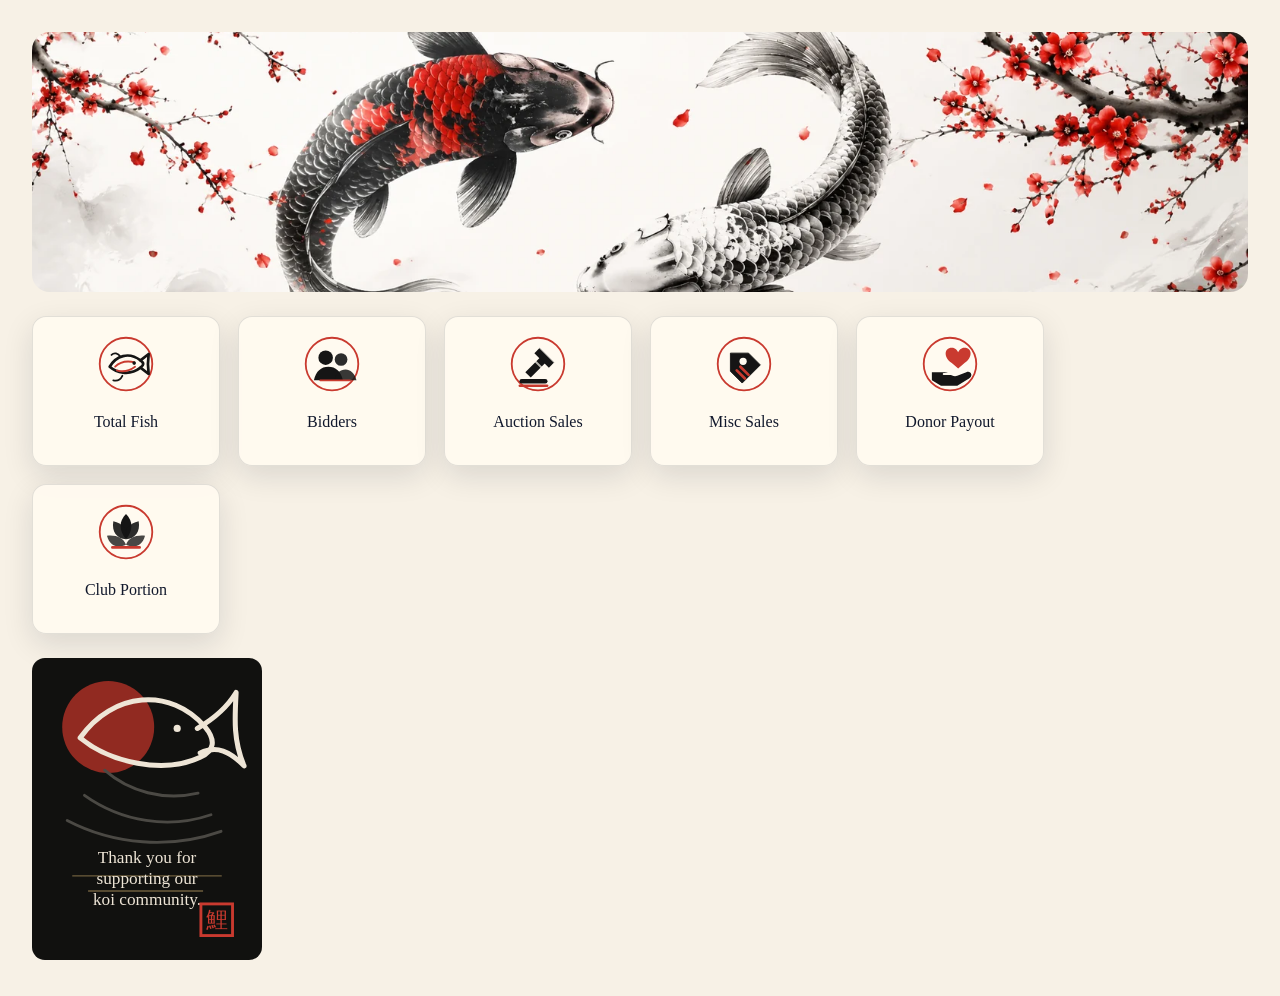
<file: koi_site_assets/koi_site_assets/preview.html>
<!doctype html><html><head><meta charset="utf-8"><title>Koi Asset Preview</title><link rel="stylesheet" href="style-tokens.css"><style>body{margin:0;background:#f7f1e6;color:#11182c;font-family:Georgia,serif}.wrap{padding:32px}.hero{height:260px;border-radius:18px;overflow:hidden;background:url('hero-banner-koi-cherry-1600.webp') center/cover}.icons{display:flex;gap:18px;flex-wrap:wrap;margin-top:24px}.icon-card{width:150px;padding:18px;text-align:center}.icon-card img{width:58px;height:58px}.sidebar{width:230px;margin-top:24px}.sidebar img{width:100%}</style></head><body><div class="wrap"><div class="hero"></div><div class="icons"><div class="koi-card icon-card"><img src="icons/total-fish.svg"><p>Total Fish</p></div><div class="koi-card icon-card"><img src="icons/bidders.svg"><p>Bidders</p></div><div class="koi-card icon-card"><img src="icons/auction-sales.svg"><p>Auction Sales</p></div><div class="koi-card icon-card"><img src="icons/misc-sales.svg"><p>Misc Sales</p></div><div class="koi-card icon-card"><img src="icons/donor-payout.svg"><p>Donor Payout</p></div><div class="koi-card icon-card"><img src="icons/club-portion.svg"><p>Club Portion</p></div></div><div class="sidebar"><img src="sidebar-bottom-panel-art.svg"></div></div></body></html>
</file>
<file: koi_site_assets/koi_site_assets/style-tokens.css>
:root {
  --koi-navy: #11182c;
  --koi-navy-2: #0b1020;
  --koi-red: #c93a2f;
  --koi-red-dark: #8f221d;
  --koi-cream: #f7f1e6;
  --koi-paper: #fffaf0;
  --koi-ink: #151515;
  --koi-muted: #746b61;
  --koi-gold: #c9a969;
  --koi-green: #3e9f55;
  --koi-shadow: 0 10px 30px rgba(17, 24, 44, 0.12);
  --koi-radius: 14px;
  --koi-border: 1px solid rgba(17, 24, 44, 0.12);
}

.koi-paper {
  background-color: var(--koi-paper);
  background-image: url('./decor/seigaiha-pattern.svg');
}

.koi-card {
  background: rgba(255, 250, 240, 0.94);
  border: var(--koi-border);
  border-radius: var(--koi-radius);
  box-shadow: var(--koi-shadow);
}

.koi-hero {
  background-image: linear-gradient(90deg, rgba(247,241,230,.08), rgba(247,241,230,.2)), url('./hero-banner-koi-cherry-1600.webp');
  background-size: cover;
  background-position: center;
  min-height: 220px;
}

.koi-section-title::after {
  content: "";
  display: block;
  width: 110px;
  height: 10px;
  margin-top: 4px;
  background: url('./decor/ink-brush-divider.svg') center / contain no-repeat;
}
</file>
